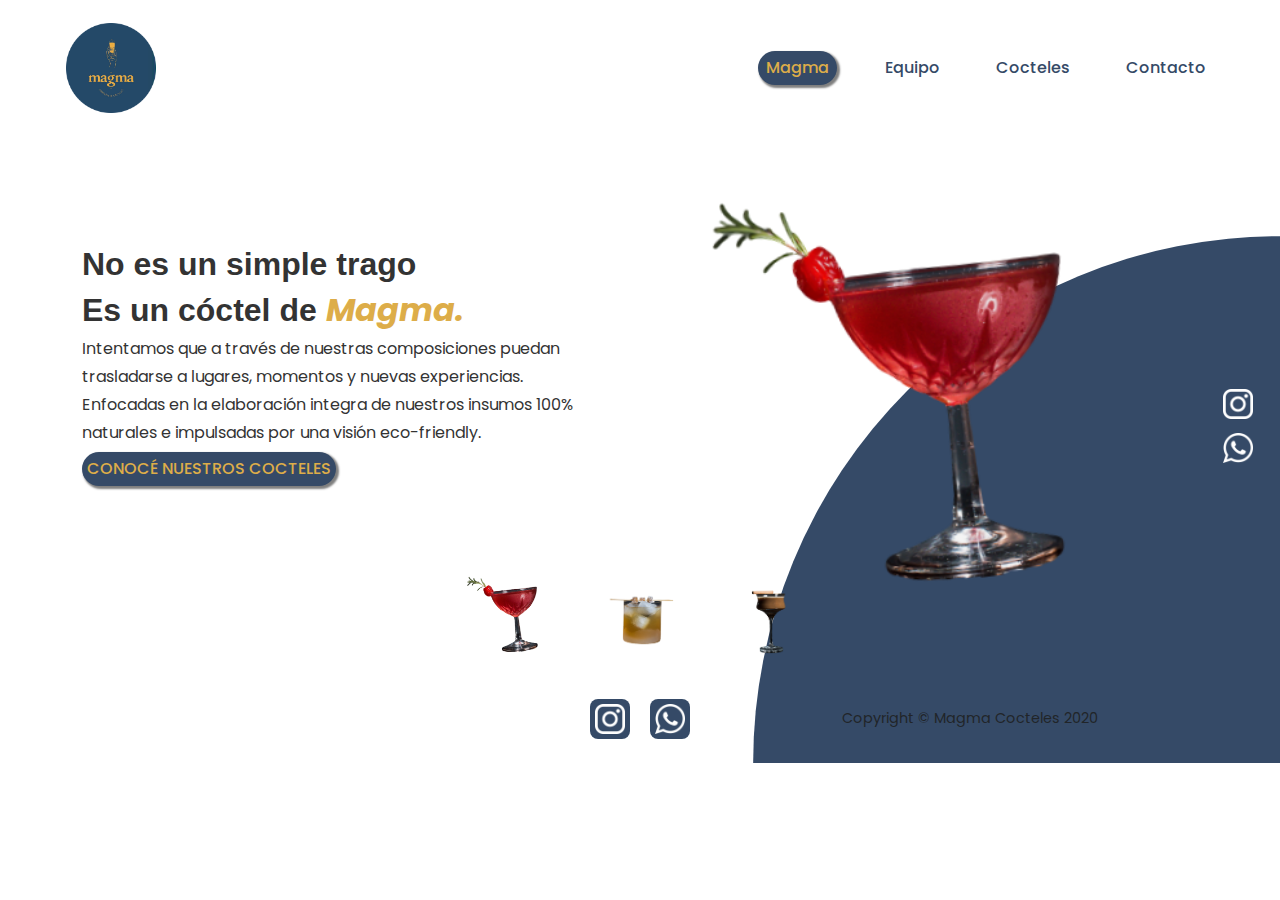
<file: index.html>
<!DOCTYPE html>


<html lang="es"> <!--Aca inicia el HTML -->

	<!----------------------------------------->
	<!-----------------HEAD ------------------->
	<!----------------------------------------->
<head> <!--Aca inicia el head -->

	<meta charset="UTF-8">
	<meta name="viewport" content="width=device-width, initial-scale=1.0">
	<title>Magma cocteles</title>
	<meta name="keywords" content="Magma cocteles tragos bartender barman">
	<meta name="description" content="Somos dos bartenders, compañeras de barra, apasionadas por lo que hacemos, con muchas ganas de llevar a ustedes este mundo de la coctelería. Intentamos que a través de nuestras composiciones puedan trasladarse a lugares, momentos y nuevas experiencias. Enfocadas en la elaboración integra de nuestros insumos 100% naturales e impulsadas por una visión eco-friendly, todo esto sumado al buen servicio que promovemos como nuestro legado.">
	<meta name="author" content="Felipe Lerda">
	<meta name="copyright" content="Magma cocteles">
	<link rel="stylesheet" href="https://maxcdn.bootstrapcdn.com/bootstrap/4.5.2/css/bootstrap.min.css">
	<link href="css/styles.css" rel="stylesheet" />
	<link rel="stylesheet" href="css/index.css"> 

</head> <!--Aca finaliza el head -->
		<!----------------------------------------->
		<!-----------------HEAD ------------------->
		<!----------------------------------------->


		<!----------------------------------------->
		<!-----------------BODY ------------------->
		<!----------------------------------------->
<body> <!--Aca inicia el body -->	
				<!-------------HEADER---------->
	<section class="fondo cointainer-fluid" id="grillaInicio">
			<div class="circulo"></div>
			<header>
					<nav class="navbar navbar-expand-lg spacebt">
						<a href="#"><img src="imagenes/logo.png" class="logo colapsar__logo"></a>
						<button class="navbar-toggler colapsar" type="button" data-toggle="collapse" data-target="#menu"><img class="hamburguesa" src="imagenes/list-azul.svg"><h6 class="text__hamburguer">MENU</h6></button>
						<div class="collapse navbar-collapse" id="menu">
							<ul class="navbar-nav ml-auto">
						    	<li class="navbar-item"><a class="nav-link ind" aria-current="page" href="index.html">Magma</a></li>
								<li class="navbar-item"><a class="nav-link" href="pages/Equipo.html">Equipo</a></li>
								<li class="navbar-item"><a class="nav-link"href="Cocteles.html">Cocteles</a></li>
								<li class="navbar-item"><a class="nav-link" href="pages/Contacto.html">Contacto</a></li>    
						    </ul>
						</div>
					</nav>
			</header>
					<!------------HEADER--------->	
				<br>
					<!--==========================-->
					<!--=======CONTENIDO PRINCIPAL-->
					<!--==========================-->
			<div class="contenido container"  id="contenido">
				<div class="row">
					<div class="cajatexto col-xs-12 col-sm-12 col-md-12 col-lg-6" id="texto">
						<h2>No es un simple trago</h2>
						<h1>Es un cóctel de <em>Magma.</em></h1>
						<p>Intentamos que a través de nuestras composiciones puedan trasladarse a lugares, momentos y nuevas experiencias. <br> Enfocadas en la elaboración integra de nuestros insumos 100% naturales e impulsadas por una visión eco-friendly.</p>
						<a  class="ind" href="pages/Cocteles.html">CONOCÉ NUESTROS COCTELES</a>
					</div>
					<div class="cajaimg  col-xs-12 col-sm-12 col-md-12 col-lg-6" id="imagen">
						<img class="reducir__img" src="imagenes/Magma-sinfondo.png">
					</div>
					<!--------REDES------->
					<ul class="redes-chico">	
						<li><a href="https://www.instagram.com/magmacocteles/"><img class="redes__img" src="imagenes/instagram.png"></a></li>
						<li><a href="https:/wa.link/u93h52"><img class="redes__img" src="imagenes/whatsapp.png"></a></li>
					</ul>
					<!--------REDES------->
				</div>
			</div>
			<div class="coct" id="coteles">
				<ul>
					<li><img src="imagenes/Magma-sinfondo.png"></li>
					<li><img src="imagenes/Penicillin-sinfondo.png"></li>
					<li><img src="imagenes/Expresso_Cream-sinfondo.png"></li>
				</ul>
			</div>


					<!--------REDES------->
			<ul class="redes">	
				<li><a href="https://www.instagram.com/magmacocteles/"><img class="redes__img" src="imagenes/instagram.png"></a></li>
				<li><a href="https://wa.link/fbf9hb"><img class="redes__img" src="imagenes/whatsapp.png"></a></li>
			</ul>
					<!--------REDES------->
					<!-------Footer----------->
			<footer class="footer py-4">
	            <div class="container">
	                <div class="row align-items-center">
	                    <div class="col-lg-4 text-lg-left"></div>
	                    <div class="col-lg-4 my-3 my-lg-0">
	                        <a class="btn btn-dark btn-social mx-2" href="https://www.instagram.com/magmacocteles/"><img class="redes__img" src="imagenes/instagram.png"></a>
	                        <a class="btn btn-dark btn-social mx-2" href="https://wa.link/fbf9hb"><img class="redes__img" src="imagenes/whatsapp.png"></a></a>
	                    </div>
	                    <div class="col-lg-4 text-lg-left">Copyright © Magma Cocteles 2020</div>
	                </div>
	            </div>
	        </footer>
	        <!-------Footer----------->
	</section>

						<!--==========================-->
						<!--=======CONTENIDO PRINCIPAL-->
						<!--==========================-->
	<!--Jquery-->
	<script src="https://ajax.googleapis.com/ajax/libs/jquery/3.5.1/jquery.min.js"></script>
	<!--Popper-->
	<script src="https://cdnjs.cloudflare.com/ajax/libs/popper.js/1.16.0/umd/popper.min.js"></script>
	<!--Bootstrap Js-->
	<script src="https://maxcdn.bootstrapcdn.com/bootstrap/4.5.2/js/bootstrap.min.js"></script>
	
</body> <!--Aca finaliza el body -->
		<!----------------------------------------->
		<!-----------------BODY ------------------->
		<!----------------------------------------->
</html> <!--Aca termina el HTML -->
</file>
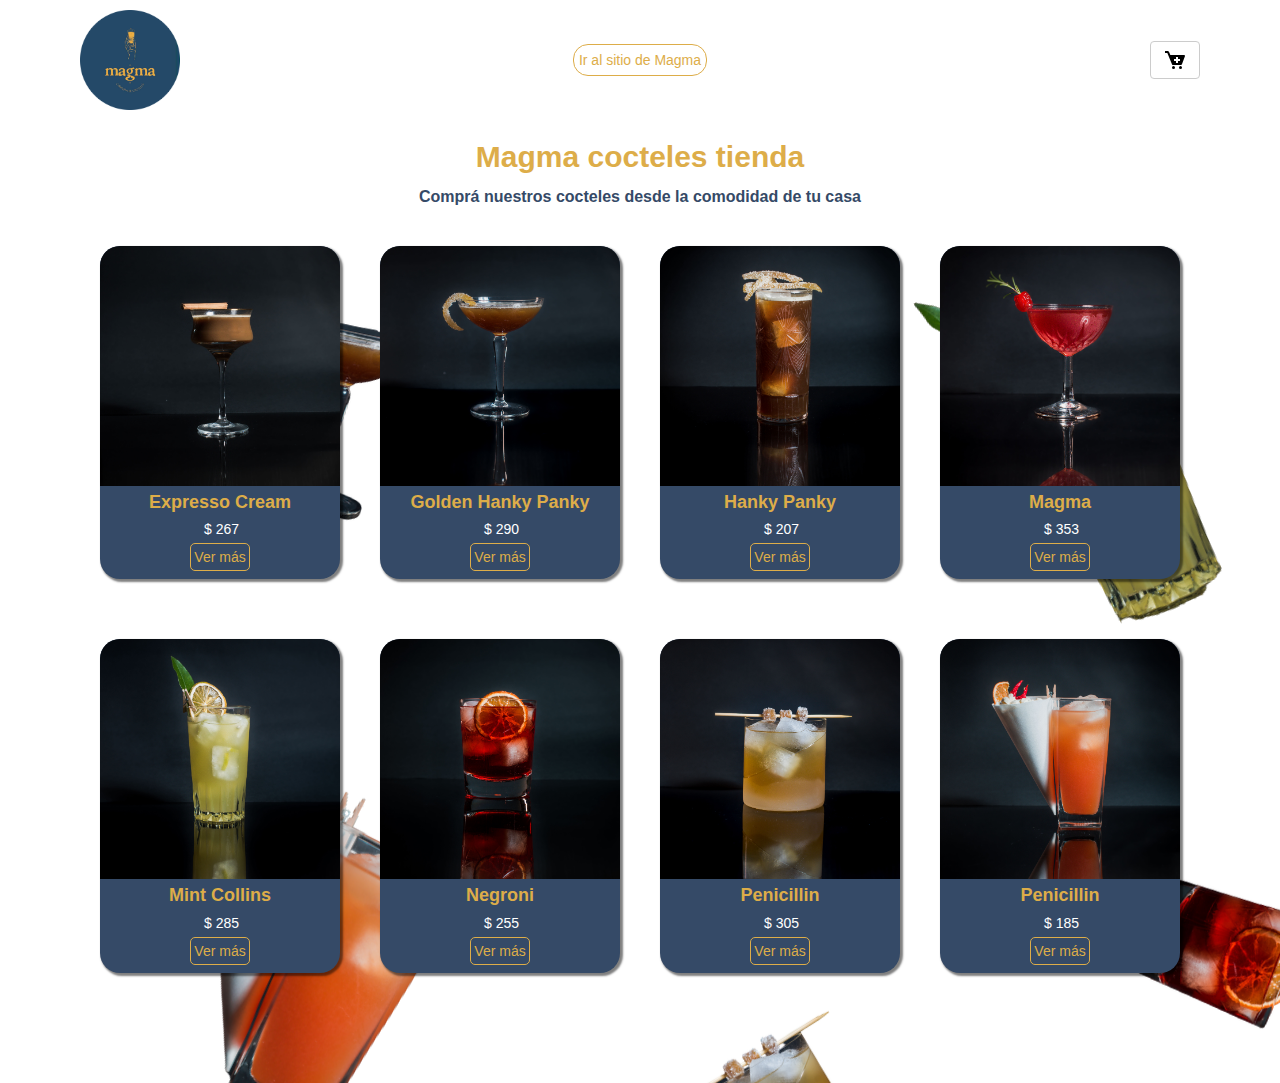
<file: Cocteles.html>
<!DOCTYPE html>
<html lang="sp">
<head> 
    <meta charset="UTF-8">
    <meta name="viewport" content="width=device-width, initial-scale=1.0">
    <title>Magma cocteles tienda</title>
    <!-----------Css boostrap--------------->
    <link rel="stylesheet" href="https://maxcdn.bootstrapcdn.com/bootstrap/3.4.1/css/bootstrap.min.css">
    <!-----------Css owner----------------->
    <link rel="stylesheet" href="css-t/index.css">
</head>
<body>  
    <!-------------------------------------------->
    <!-------------------Header------------------->
    <!-------------------------------------------->
    <header>
        <div class="logo_box">
            <a href="#"><img class="logo" src="imagenes/logo.png" alt="logo"></a>
        </div>
        <button type="button" class="btn btn-default btn-ver-pv"><img src="imagenes/bxs-cart-add.svg" alt=""></button>
    </header>
    <div class="respuestas"></div>
    <!-------------------------------------------->
    <!-------------------Header------------------->
    <!-------------------------------------------->
    <div class="div-link-magma"><a href="index.html" class="link-magma">Ir al sitio de Magma</a></div>
    <!-------------------------------------------->
    <!----------------shop section---------------->
    <!-------------------------------------------->
    <section class="product-section">
        <!----------title an subtitle------------>
        <div class="titulos">
            <!---------------Title--------------->
            <div>
                <h1 class="titulo">Magma cocteles tienda</h1>
            </div>
            <!--------------Title---------------->

            <!---------------Subtitle------------>
            <div>
                <h5 class="subtitulo">Comprá nuestros cocteles desde la comodidad de tu casa</h5>
            </div>
            <!--------------Subtitle------------->
        </div>
        <!-----------title an subtitle----------->


        <!-----------Cards de cocteles------------->
        <div class="cocteles">
            
        </div>
        <!------------Coctails cards------------>
    </section>
    <!--------------------------------------------->
    <!----------------shop setction---------------->
    <!--------------------------------------------->

    <!------------------Popup---------------------->

    <div class="popup-container">

    </div>

    <!--------------------------------------------->
    <!------------------Preview cart--------------->
    <!--------------------------------------------->
    <div class="popup-container-pv">
        <div class="container pv-cart-popup">
            <h2>Carrito</h2>
            <p>Productos añadidos:</p>            
            <table class="table table-striped">
            <thead>
                <tr>
                    <th>Productos</th>
                    <th>Cant.</th>
                    <th>Precio</th>
                    <th></th>
                </tr>
            </thead>
            <tbody class="productos-pv-cart">
                
            </tbody>
            </table>
            <div class="popup-btns">
                <button type="button" class="btn btn-primary btn-cerrar-pv">Seguir comprando</button>
               <!--<button id="" type="button" class="btn btn-success">Ir al carrito</button>-->
            </div>
        </div>
    </div>
    <!--------------------------------------------->
    <!------------------Preview cart--------------->
    <!--------------------------------------------->

    <!--Script Jquery-->
    <script type="text/javascript" src="https://ajax.googleapis.com/ajax/libs/jquery/3.5.1/jquery.min.js"></script>
    <!--Script Boostrap-->
    <script type="text/javascript" src="https://maxcdn.bootstrapcdn.com/bootstrap/3.4.1/js/bootstrap.min.js"></script>
    <!--Script owner-->
    <script src="js-t/data.js"></script>
    <script src="js-t/class.js"></script>
    <script src="js-t/functions.js" type="" ></script>
    <script src="js-t/main.js" type="" ></script>
</body>
</html>
</file>
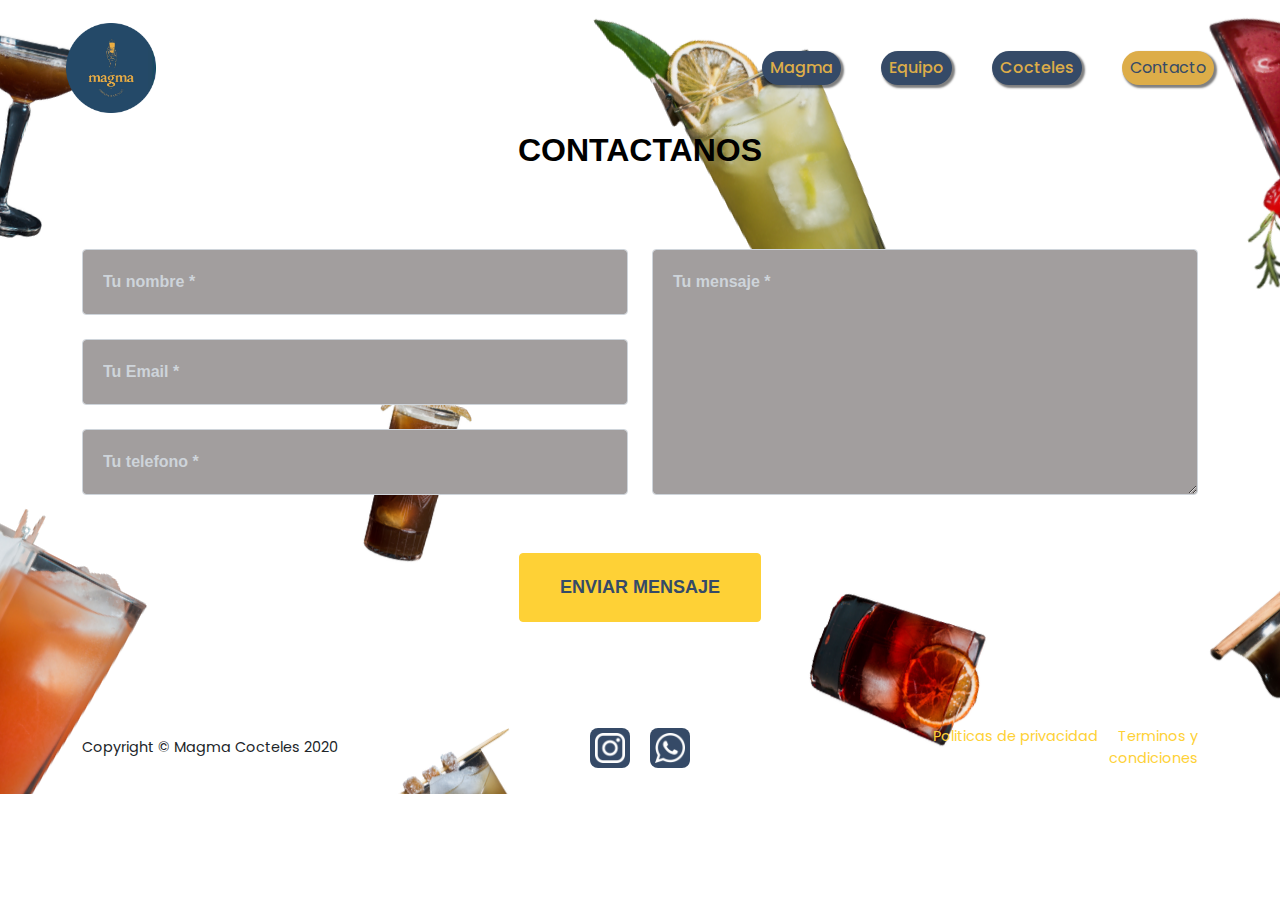
<file: pages/Contacto.html>
<!DOCTYPE html>


<html lang="es"> <!--Aca inicia el HTML -->

	<!----------------------------------------->
	<!-----------------HEAD ------------------->
	<!----------------------------------------->
<head> <!--Aca inicia el head -->

	<meta charset="UTF-8">
	<meta name="viewport" content="width=device-width, initial-scale=1.0">
	<title>Contacto | Magma cocteles</title>
	<meta name="keywords" content="Magma cocteles, eventos, tragos, bartender, barman, fiestas">
	<meta name="description" content="Contactate con nosotros si queres tener nuestra presencia en tu evento o te interesa nuestro servicio y/o productos para así poder tener una charla y llevar a buen puerto las intenciones">
	<meta name="author" content="Felipe Lerda">
	<meta name="copyright" content="Magma cocteles">
	<link rel="stylesheet" href="https://maxcdn.bootstrapcdn.com/bootstrap/4.5.2/css/bootstrap.min.css">
	<link href="../css/styles.css" rel="stylesheet" />
	<link rel="stylesheet" href="../css/index.css">

</head> <!--Aca finaliza el head -->
		<!----------------------------------------->
		<!-----------------HEAD ------------------->
		<!----------------------------------------->


		<!----------------------------------------->
		<!-----------------BODY ------------------->
		<!----------------------------------------->
<body> <!--Aca inicia el body -->	
	<section class="fondo__contacto" id="contact">
			<header class="header__contacto">
				<nav class="navbar navbar-expand-lg spacebt">
						<a href="#"><img src="../imagenes/logo.png" class="logo colapsar__logo"></a>
						<button class="navbar-toggler colapsa" type="button" data-toggle="collapse" data-target="#menu"><img class="hamburguesa" src="../imagenes/list-dorado.svg"><h6 class="text__hamburguer-dorado">MENU</h6></button>
						<div class="collapse navbar-collapse" id="menu">
							<ul class="navbar-nav ml-auto">
						    	<li class="navbar-item"><a class="nav-link ind" aria-current="page" href="../index.html">Magma</a></li>
								<li class="navbar-item"><a class="nav-link ind" href="Equipo.html">Equipo</a></li>
								<li class="navbar-item"><a class="nav-link ind"href="Cocteles.html">Cocteles</a></li>
								<li class="navbar-item"><a class="nav-link ind2" href="Contacto.html">Contacto</a></li>    
						    </ul>
						</div>
					</nav>
			</header>
            <div class="container">
                <div class="text-center">
                    <h2 class="section-heading text-uppercase">Contactanos</h2>

                </div>
                <form id="contactForm" name="sentMessage" action="../assets/mail/contact_me.php" method="post">
                    <div class="row align-items-stretch mb-5">
                        <div class="col-md-6">
                            <div class="form-group">
                                <input class="form-control" id="name" type="text" placeholder="Tu nombre *" required="required" data-validation-required-message="Porfavor, ingrese su nombre." />
                                <p class="help-block text-danger"></p>
                            </div>
                            <div class="form-group">
                                <input class="form-control" id="email" type="email" placeholder="Tu Email *" required="required" data-validation-required-message="Porfavor, ingrese su direccion de email." />
                                <p class="help-block text-danger"></p>
                            </div>
                            <div class="form-group mb-md-0">
                                <input class="form-control" id="phone" type="tel" placeholder="Tu telefono *" required="required" data-validation-required-message="Porfavor, ingrese su telefono." />
                                <p class="help-block text-danger"></p>
                            </div>
                        </div>
                        <div class="col-md-6">
                            <div class="form-group form-group-textarea mb-md-0">
                                <textarea class="form-control" id="message" placeholder="Tu mensaje *" required="required" data-validation-required-message="Porfavor, ingrese su mensaje."></textarea>
                                <p class="help-block text-danger"></p>
                            </div>
                        </div>
                    </div>
                    <div class="text-center">
                        <div id="success"></div>
                        <button class="btn btn-primary btn-xl text-uppercase" id="sendMessageButton" type="submit">Enviar mensaje</button>
                    </div>
                </form>
            </div>
            				<!---------FOOTER--------->
            <footer class="footer py-4">
	            <div class="container">
	                <div class="row align-items-center">
	                    <div class="col-lg-4 text-lg-left">Copyright © Magma Cocteles 2020</div>
	                    <div class="col-lg-4 my-3 my-lg-0">
	                        <a class="btn btn-dark btn-social mx-2" href="https://www.instagram.com/magmacocteles/"><img class="redes__img" src="../imagenes/instagram.png"></a>
	                        <a class="btn btn-dark btn-social mx-2" href="https://wa.link/fbf9hb"><img class="redes__img" src="../imagenes/whatsapp.png"></a></a>
	                    </div>
	                    <div class="col-lg-4 text-lg-right">
	                        <a class="mr-3" href="#!">Politicas de privacidad</a>
	                        <a href="#!">Terminos y condiciones</a>
	                    </div>
	                </div>
	            </div>
	        </footer>
        				<!---------FOOTER--------->
        </section>
		<!--Jquery-->
		<script src="https://ajax.googleapis.com/ajax/libs/jquery/3.5.1/jquery.min.js"></script>
		<!--Popper-->
		<script src="https://cdnjs.cloudflare.com/ajax/libs/popper.js/1.16.0/umd/popper.min.js"></script>
		<!--Bootstrap Js-->
		<script src="https://maxcdn.bootstrapcdn.com/bootstrap/4.5.2/js/bootstrap.min.js"></script>
		<!-- Contact form JS-->
        <script src="../assets/mail/jqBootstrapValidation.js"></script>
        <script src="../assets/mail/contact_me.js"></script>
	
</body> <!--Aca finaliza el body -->
		<!----------------------------------------->
		<!-----------------BODY ------------------->
		<!----------------------------------------->
</html> <!--Aca termina el HTML -->
</file>
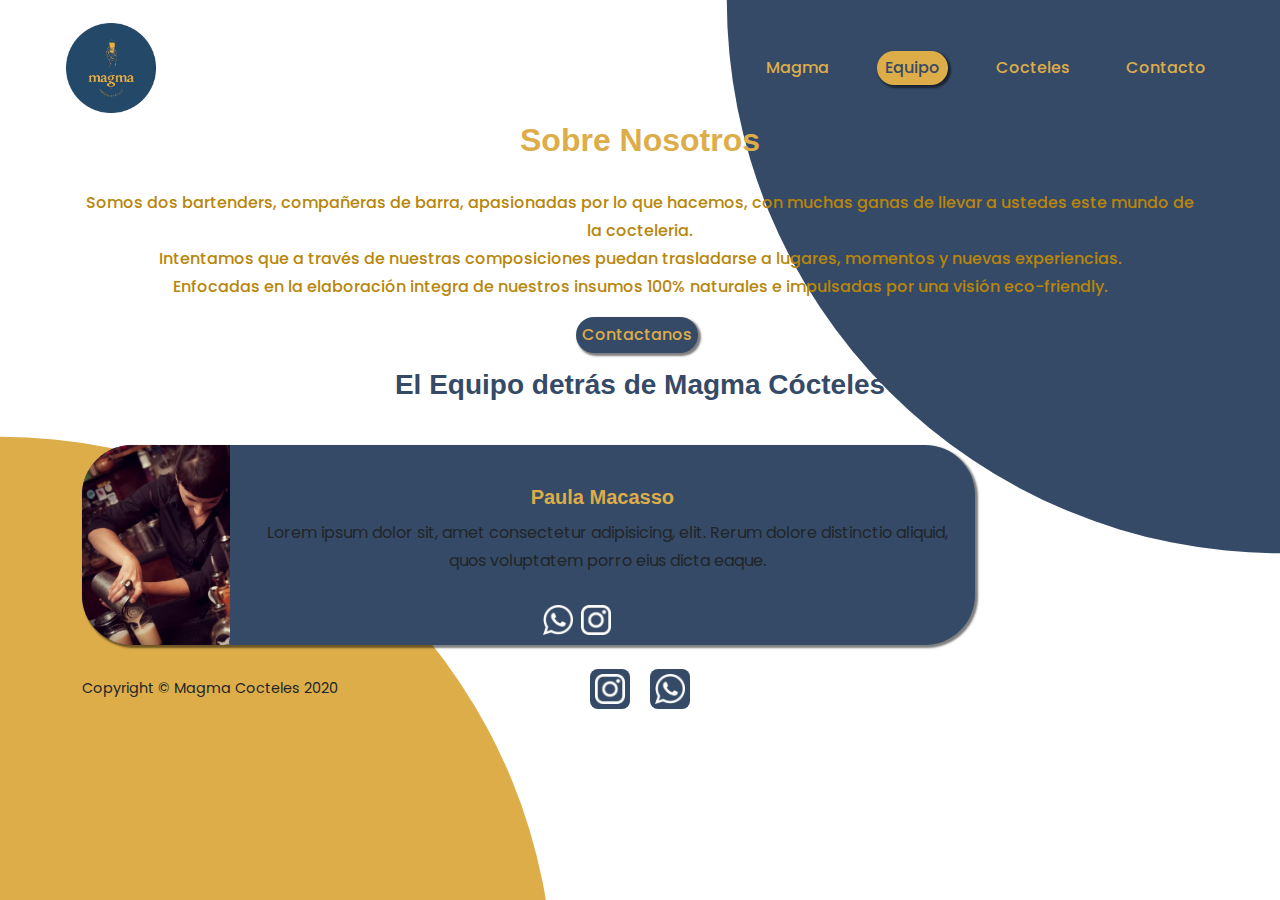
<file: pages/Equipo.html>
<!DOCTYPE html>


<html lang="es"> <!--Aca inicia el HTML -->

	<!----------------------------------------->
	<!-----------------HEAD ------------------->
	<!----------------------------------------->
<head> <!--Aca inicia el head -->

	<meta charset="UTF-8">
	<meta name="viewport" content="width=device-width, initial-scale=1.0">
	<title>Equipo | Magma cocteles</title>
	<meta name="keywords" content="Magma cocteles, bartender, barman, Merlina Simpons, Paula Macasso">
	<meta name="description" content="Nuestro equipo está formado por dos bartenders mujeres de entre 28 y 32 años de edad, Paula Macasso que vive en la localidad de Etruria y abarca esa zona y Merlina Simpsons que vive ne La Calera y abarca dicha zona">
	<meta name="author" content="Felipe Lerda">
	<meta name="copyright" content="Magma cocteles">
	<link rel="stylesheet" href="https://maxcdn.bootstrapcdn.com/bootstrap/4.5.2/css/bootstrap.min.css">
	<link href="../css/styles.css" rel="stylesheet" />
	<link rel="stylesheet" href="../css/index.css">

</head> <!--Aca finaliza el head -->
		<!----------------------------------------->
		<!-----------------HEAD ------------------->
		<!----------------------------------------->

 
		<!----------------------------------------->
		<!-----------------BODY ------------------->
		<!----------------------------------------->
<body> <!--Aca inicia el body -->	
				<!-------------HEADER---------->
	<div>
		<section class="fondo2">
		<div class="circulo2"></div>
		<div class="circulo3"></div>
			<header class="headerEquipo">
					<nav class="navbar navbar-expand-lg spacebt">
						<a href="#"><img src="../imagenes/logo.png" class="logo colapsar__logo"></a>
						<button class="navbar-toggler colapsa" type="button" data-toggle="collapse" data-target="#menu"><img class="hamburguesa" src="../imagenes/list-dorado.svg"><h6 class="text__hamburguer-dorado">MENU</h6></button>
						<div class="collapse navbar-collapse" id="menu">
							<ul class="navbar-nav ml-auto menuEquipo">
						    	<li class="navbar-item"><a class="nav-link" aria-current="page" href="../index.html">Magma</a></li>
								<li class="navbar-item"><a class="nav-link ind2" href="Equipo.html">Equipo</a></li>
								<li class="navbar-item"><a class="nav-link"href="../Cocteles.html">Cocteles</a></li>
								<li class="navbar-item"><a class="nav-link" href="Contacto.html">Contacto</a></li>    
						    </ul>
						</div>
					</nav>
			</header>
						<!------------HEADER--------->	
						<!--==========================-->
						<!--=======CONTENIDO PRINCIPAL-->
						<!--==========================-->
						<div class="contenido5">	
							<h1 class="h1servicios">Sobre Nosotros</h1>
							<p class="container">Somos dos bartenders, compañeras de barra, apasionadas por lo que hacemos, con muchas ganas de llevar a ustedes este mundo de la cocteleria. <br>Intentamos que a través de nuestras composiciones puedan trasladarse a lugares, momentos y nuevas experiencias. <br>Enfocadas en la elaboración integra de nuestros insumos 100% naturales e impulsadas por una visión eco-friendly.</p>
						</div>
						<!-- Button to Open the Modal -->
						<button type="button" class="btn btn ind contactarnos" data-toggle="modal" data-target="#myModal">
						  Contactanos
						</button>
				
						<!-- The Modal -->
						<div class="modal" id="myModal">
						  <div class="modal-dialog">
							<div class="modal-content">
				
							  <!-- Modal Header -->
							  <div class="modal-header">
								<h4 class="modal-title">Contactanos</h4>
								<button type="button" class="close" data-dismiss="modal">&times;</button>
							  </div>
				
							  <!-- Modal body -->
							  <div class="modal-body">
								<ul class="modal__lista container">
									  <li><a href="Contacto.html">Quiero una cotización</a></li>
									<li><a href="Contacto.html">Quiero saber algo de ustedes</a></li>
									<li><a href="https:/wa.link/u93h52">Quiero hablarles por Whatsapp</a></li>
									<li><a href="https://www.instagram.com/magmacocteles/">Quiero ver su instagram</a></li>
								  </ul>
							  </div>
				
							  <!-- Modal footer -->
							  <div class="modal-footer">
								<button type="button" class="btn btn-danger" data-dismiss="modal">Cerrar</button>
							  </div>
				
							</div>
						  </div>
						</div>
						<!--==========================-->
						<!--==========================-->
				<div class="contenedor__titulo"><h1 class="title" id="titulo">El Equipo detrás de Magma Cócteles</h1></div>	
				<div class="container equiposecc">
					
					<!--<div class="merlina">
						<img class="merlina__img" src="../imagenes/merlina.png">
						<div>
							<h3 class="merlina__titulo">Merlina Simpsons</h3>
							<p class="merlina__descripcion">Lorem ipsum dolor sit amet consectetur adipisicing, elit. Molestias quia provident soluta, aliquid rem aut! Assumenda, eos, vero!</p>
							<div>
								<ul class="redes__ps">
									<li><a href="https://wa.link/fbf9hb"><img class="redes__img" src="../imagenes/whatsapp.png"></a></li>
									<li><a href="https://www.instagram.com/merlina_simpsons/"><img class="redes__img" src="../imagenes/instagram.png"></a></li>
								</ul>
							</div>
						</div>
					</div>-->
					<div class="paula">
						<img class="paula__img" src="../imagenes/paula.jpeg">
						<div>
							<h3 class="paula__titulo">Paula Macasso</h3>
							<p class="paula__descripcion">Lorem ipsum dolor sit, amet consectetur adipisicing, elit. Rerum dolore distinctio aliquid, quos voluptatem porro eius dicta eaque.</p>
							<div>
								<ul class="redes__ps">
									<li><a href="https://wa.link/fbf9hb"><img class="redes__img" src="../imagenes/whatsapp.png"></a></li>
									<li><a href="https://www.instagram.com/macassopaula/"><img class="redes__img" src="../imagenes/instagram.png"></a></li>
								</ul>
							</div>
						</div>
					</div>
				</div>
					<!--==========================-->
					<!--=======CONTENIDO PRINCIPAL-->
					<!--==========================-->
					<!-------Footer----------->
			<footer class="footer py-4">
	            <div class="container">
	                <div class="row align-items-center">
	                    <div class="col-lg-4 text-lg-left">Copyright © Magma Cocteles 2020</div>
	                    <div class="col-lg-4 my-3 my-lg-0">
	                        <a class="btn btn-dark btn-social mx-2" href="https://www.instagram.com/magmacocteles/"><img class="redes__img" src="../imagenes/instagram.png"></a>
	                        <a class="btn btn-dark btn-social mx-2" href="https://wa.link/fbf9hb"><img class="redes__img" src="../imagenes/whatsapp.png"></a></a>
	                    </div>
	                </div>
	            </div>
	        </footer>
	        <!-------Footer----------->
		</section>
	</div>

	<!--Jquery-->
			<script src="https://ajax.googleapis.com/ajax/libs/jquery/3.5.1/jquery.min.js"></script>
			<!--Popper-->
			<script src="https://cdnjs.cloudflare.com/ajax/libs/popper.js/1.16.0/umd/popper.min.js"></script>
			<!--Bootstrap Js-->
			<script src="https://maxcdn.bootstrapcdn.com/bootstrap/4.5.2/js/bootstrap.min.js"></script>
	
</body> <!--Aca finaliza el body -->
		<!----------------------------------------->
		<!-----------------BODY ------------------->
		<!----------------------------------------->
</html> <!--Aca termina el HTML -->
</file>
<file: css/index.css>
@charset "UTF-8";
@import url("https://fonts.googleapis.com/css?family=Poppins:200,300,400,500,600,700,800,900&display=swap");
* {
  margin: 0;
  padding: 0; 
  box-sizing: border-box;
  font-family: 'Poppins', sans-serif; }
/*Menu*/
header {
  position: relative;
  top: 0;
  left: 0;
  width: 100%;
  display: flex;
  justify-content: space-between;
  align-items: center;
  padding-top: 15px;
  padding-left: 50px;
  padding-right: 50px;
  grid-area: header; }
  header .logo {
    max-width: 90px; }
  header ul {
    display: flex; }
    header ul li {
      list-style: none; }
      header ul li a {
        display: inline-block;
        color: #354a67;
        font-weight: 500;
        margin-left: 40px;
        text-decoration: none;
        padding: 5px;
        transition: 0.7s; }

@media only screen and (min-width: 992px) {
  header ul li a:hover {
    display: inline-block;
    background: #354a67;
    color: #ddad49 !important;
    border-radius: 30px;
    font-weight: 500;
    text-decoration: none;
    padding: 5px;
    transform: translateY(-10px); } }

.spacebt{
  width: 100%;
}


.hamburguesa{
  height: 25px;
}

.colapsar{
  margin-right: -50px;
}

.colapsar:hover{
  background-color: #ddad49;
  border: solid 2px #354a67;
}

.text__hamburguer{
  display: inline;
  margin-left: 3px;
  color: #354a67;
  font-weight: 600;
  font-size: 18px;
  font-family: Sans-serif;
}

@media only screen and (max-width: 600px){
  .colapsar__logo{
    margin-left: -40px;
  }
}
/*Menu*/

@media only screen and (min-width: 992px){
  
  .redes {
    position: absolute;
    top: 50%;
    right: 20px;
    display: flex;
    justify-content: center;
    align-items: center;
    flex-direction: column; }
    .redes li {
      list-style: none;
      padding: 7px; }
      .redes li img {
        height: 30px;
        filter: invert(100%); }
}

@media only screen and (max-width: 992px){
  header ul li a {
    margin-left: 0px;
  }
  .redes {display: none;}}

@media only screen and (min-width: 992px){
  .redes-chico {display: none}}

@media only screen and (max-width: 991px){
  .redes-chico { 
    position: absolute;
    top: 60%;
    left: -20px;
    display: flex;
    justify-content: center;
    align-items: center;
    flex-direction: column; 
    background-color: #354a67;
    padding: 10px 5px 10px 40px;
    border-radius: 10px; }
    .redes-chico li {
      list-style: none;
      padding: 7px; }
      .redes-chico li a img {
        height: 30px; 
        filter: invert(100%);}
}

.redes__img{
  filter: invert(100%);
}

/*////////////////////////////////////////*/
/*/////////////Primer página/////////////////*/
/*////////////////////////////////////////*/
.fondo {
  background-color: #fff; }

.ind {
  display: inline-block;
  background: #354a67;
  color: #ddad49;
  border-radius: 30px;
  font-weight: 500;
  text-decoration: none;
  padding: 5px; 
  box-shadow: 2px 2px 2px 1px rgba(0, 0, 0, 0.5);}

.circulo {
  position: absolute;
  top: 0;
  left: 0;
  width: 100%;
  height: 100%;
  background: #354a67;
  clip-path: circle(50% at right 100%); }

section {
  padding:0px;
  position: relative;
  height: 100%; 
  overflow: hidden;}

.border {
  border: 1px solid black; }
/*contenido pagina magma*/
.contenido {
  position: relative;
  width: 100%; }
  .contenido .cajatexto {
    position: relative;
    padding-top: 20px;
    color: #333; }
    .contenido .cajatexto h1 {
      margin-bottom: 5px;
      font-size: 2em; }
    .contenido .cajatexto em {
      color: #ddad49; }
    .contenido .cajatexto p {
      margin-bottom: 5px; }
  .contenido .cajaimg {
    position: relative; }
    .contenido .cajaimg img {
      height: 500px; }

@media only screen and (min-width: 992px) {
  .cajatexto {
    margin-top: 80px; } }
/*contenido pagina magma*/
/*imagen pagina Magma*/
@media only screen and (max-width: 992px){
  .cajaimg{
    display: flex;
    justify-content: flex-end;
    margin-top: -55px;
    margin-bottom: 40px;
  }
}

@media only screen and (max-width: 630px){
  .cajaimg img{
    width: 450px;
    height: 411px;
  }
}
@media only screen and (max-width: 650px){
  .cajaimg{
    margin-left: 100px;
  }
}
/*imagen pagina de Magma*/
/* 3 cocteles página Magma*/
.coct {
  width: 100%;
  position: relative;
  margin-top: -80px;
  height: 110px; }

.coct ul {
  display: flex;
  list-style: none;
  position: relative;
  justify-content: center; }

.coct li {
  transition: 0.4s;
  margin: 0px 10px 0px 10px; }

.coct li:hover {
  transform: translateY(-40px);
  cursor: pointer; }

.coct img {
  width: 110px; }
  /* 3 cocteles página Magma*/

/*////// ///////Primer página///// /////////*/
/*//////////////////// ////////////////////*/
/*////////////////////////////////////////*/
/*////////////Segunda página/////////////*/
  /*/////////////////Defecto////////////*/
.text__hamburguer-dorado{
  color: #ddad49;
  display: inline;
  margin-left: 3px;
  font-weight: 600;
  font-size: 18px;
  font-family: Sans-serif;
}

.colapsa{
  margin-right: -30px;
}

.fondo2 {
  background-color: #fff;
  min-height: 100vh; }

.menuEquipo li a {
  color: #ddad49;
  font-weight: 500; }
  .menuEquipo li a a:hover {
    display: inline-block;
    background: #ddad49;
    color: #354a67 !important;
    border-radius: 30px;
    font-weight: 400;
    text-decoration: none;
    padding: 5px; }

.circulo2 {
  position: absolute;
  top: 0;
  left: 0;
  width: 100%;
  height: 100%;
  background: #354a67;
  clip-path: circle(50% at 100% 0%); }

.circulo3 {
  position: absolute;
  top: 0;
  left: 0;
  width: 100%;
  height: 100%;
  background: #ddad49;
  clip-path: circle(50% at 0% 110%); }

.ind2 {
  display: inline-block;
  background: #ddad49;
  color: #354a67 !important;
  border-radius: 30px;
  font-weight: 400;
  text-decoration: none;
  padding: 5px; 
  box-shadow: 2px 2px 2px 1px rgba(0, 0, 0, 0.5);}

#titulo {
  grid-area: titulo;
  position: relative;
  color: #354a67;
  text-align: center;
  font-size: 28px;
  display: inline-block;}
.contenedor__titulo{
    text-align: center;
    margin: 15px 0px 20px 0px;
}

.redes__img{
  height: 30px;
}

.redes__ps{
  display: flex;
  margin-left: 42%;
  margin-right: 42%;
}

.redes__ps li{
  list-style: none;
  margin-right: 8px;
 /* filter: invert(100%);*/
}

/*/////////////////////Defecto/////////////*/
/*////////////////////////////////////////*/
/*////////////Segunda página/////////////*/
/*///////Pantalla Mayor a 560px/////////*/
/*/////////////////////////////////////*/
@media only screen and (min-width: 560px){
 .merlina {
  grid-area: merlina;
  align-self: flex-end;
  flex-direction: row;
  position: relative;
  background-color: #ddad49;
  border-radius: 50px;
  display: flex;
  margin-top: 20px;
  height: 200px;
  transition: 0.5s; 
  box-shadow: 2px 2px 2px 1px rgba(0, 0, 0, 0.5);} 
  .merlina div {
  margin-top: 40px;
  margin-left: 10px;
  }
  .merlina__descripcion {
  margin-top: 10px;
  padding-bottom: 10px;
  padding-left: 20px;
  padding-right: 10px;
  text-align: center; }

  .merlina:hover{
    transform: scale(0.9);
  }

  .paula:hover{
    transform: scale(0.9);
  }

  .merlina__titulo {
  text-align: center;
  color: #354a67;
  font-size: 20px; }

  .merlina__img {
  height: 100%;
  border-top-left-radius: 50px;
  border-bottom-left-radius: 50px; }
  .paula {
  display: flex;
  align-self: flex-start;
  flex-direction: row;
  position: relative;
  background-color: #354a67;
  border-radius: 50px;
  margin: 35px 0px auto 0px;
  height: 200px;
  transition: 0.5s; 
  box-shadow: 2px 2px 2px 1px rgba(0, 0, 0, 0.5);}

.paula div {
  margin-top: 40px; }

.paula__descripcion {
  margin-top: 10px;
  padding-bottom: 10px;
  padding-left: 20px;
  padding-right: 10px;
  text-align: center; }

.paula__titulo {
  text-align: center;
  color: #ddad49;
  font-size: 20px; }

.paula__img {
  height: 100%;
  border-top-left-radius: 50px;
  border-bottom-left-radius: 50px; }

.redes__ps{
  margin-top: -20px;
}
}
/*///////////////////////////////////////*/
/*///////Pantalla Mayor a 560px/////////*/
/*/////////////////////////////////////*/
/*///////Pantalla Menor a 560px///////*/
/*///////////////////////////////////*/
@media only screen and (max-width: 560px){
  .merlina__descripcion, .paula__descripcion{
    display: none;
  }
  .merlina, .paula{
    width: auto;
    border-radius: 50px;
    position: relative;
  }
  .merlina__img, .paula__img{
    width: 320px;
    border-radius: 50px;
  }

  .merlina__titulo, .paula__titulo{
    text-align: center;
    font-size: 24px;
    color: #354a67;
  }
  .redes__ps li img{
    height: 20px;
  }
  .merlina__img, .paula__img{
    width: 100%;
  }
}

/*/////////////////////////////////////*/
/*///////Pantalla Menor a 560px///////*/
/*///////////////////////////////////*/
@media only screen and (min-width: 800px){
  .merlina{
      margin: 25px 0px auto 180px;
      width: 80%; 
  }
  .paula{
      width: 80%; 
  }
}
@media only screen and (max-width: 992px){
  .merlina div{
    margin-top: 10px;
  }
  .paula div{
    margin-top: 10px;
  }
}



.merlina .redes__ps img{
  filter: invert(0%);
}

/*/////////////Segunda página//////////////*/
/*////////////////////////////////////////*/
/*////////////////////////////////////////*/
/*/////////////Tercera página//////////////*/
.fondo3 {
  background-color: #fff; }

.circulo4 {
  position: absolute;
  top: 0;
  left: 0;
  width: 100%;
  height: 100%;
  background: #ddad49;
  clip-path: circle(45% at 0% 0%); }

#tituloCocteles {
  position: relative;
  text-align: center;
  color: #354a67; 
  margin: 5px 0px 5px 0px;
  font-size: 36px;}


.cocteles {
  display: flex;
  flex-wrap: wrap;
  justify-content: center;
  padding: 0px;
  margin-bottom: 40px;}

.cocteles div {
  margin: 30px 10px 0px 10px;
  text-align: center;
  color: #ddad49;
  background-color: #354a67;
  border-radius: 25px;
  position: relative;
  transition: 0.5s; }

.cocteles_div{
  box-shadow: 2px 2px 2px 1px rgba(0, 0, 0, 0.5);
}

.cocteles div:hover {
  transform: scale(1.1, 1.1); }

@media only screen and (max-width: 991px) and (min-width: 480px){
  .cocteles div{
    width: 40%;
  }
}

@media only screen and (max-width: 480px){
  .cocteles div{
    width: 70%;
  }
}


@media only screen and (min-width: 992px){
  .cocteles div{
    width: 25%;
    margin: 30px 30px 0px 30px;
  }
}

.cocteles div h3 {
  background-color: #354a67;
  border-bottom-right-radius: 25px;
  border-bottom-left-radius: 25px;
  margin-bottom: -25px;
  font-size: 19px;}

.cocteles div img {
  border-top-left-radius: 25px;
  border-top-right-radius: 25px;
  width: 100%; }

/*/////////////Tercera página//////////////*/
/*////////////////////////////////////////*/
/*////////////////////////////////////////*/
/*/////////////Cuarta página//////////////*/
.fondo4 {
  background-image: linear-gradient(#fff, #ddad49);
  min-height: 100vh; }

.marcas img{
  width: 13%;
  padding: 0;
  margin: 0;
}
.marcas h1{
  color:#354a67;
  text-align: center;
}

@media only screen and (max-width: 520px){
  .marcas h1{
    font-size: 21px;
  }
  .h1servicios{
    margin-top: 40px;
  }
  .contactarnos{
    margin-top: 30px;
  }
  .marcas{
    padding: 12px 8px 12px 0px;
  }
}

.marcas{
  background-image: linear-gradient(#72A5C8, #ddad49);
  margin-top: 50px;
  width: 100%;
}

@media only screen and (max-width: 580px){
br{
  display: none;
}
}

.h1servicios {
  color: #ddad49;
  text-align: center;
  margin-bottom: 30px;
  font-size: 32px; }

.contenido5 {
  position: relative;
  grid-area: contenido5; }

.contenido5 p {
  text-align: center; 
font-weight: 500;
color: darkgoldenrod;}

#myBtn {
  position: relative;
  text-align: center;
  font-weight: 500;
  font-size: 1.2em;
  grid-area: contact; }

.modal__lista{
  margin-left: 20px;
}

.modal__lista li a{
  color: #354a67;
}

.contactarnos{
  display: block;
  margin-left: 40%;
}

@media only screen and (min-width: 992px){
    .contactarnos{
      margin-left: 45%;}
}

@media only screen and (max-width: 520px){
  .contactarnos{
    margin-left: 35%;
  }
}

/*/////////////Cuarta página//////////////*/
/*////////////////////////////////////////*/
/*////////////////////////////////////////*/
/*/////////////Quinta página//////////////*/

.header__contacto{
  margin-top: 0px;
}

.text-uppercase{
  color: #354a67;
  margin-bottom: 80px;
  margin-top: 10px;
}

#contact{
  padding-top: 0px;
  padding-bottom: 0px;
}

.fondo__contacto{
  background-color: #fff;
  background-image: url(../imagenes/fondo__contacto.png);
}

h6{
  color: #354a67;
  margin-bottom: 20px;
}

/*////////////////////////////////////////*/
/*/////////////Quinta página//////////////*/
/*////////////////////////////////////////*/
@media only screen and (max-width: 991px){
  .ind, .ind2{
    background-color: #fff;
  }
}
/*////////////////////////////////////////*/
/*/////////////Cocteles copia/////////////*/
/*////////////////////////////////////////*/
.Ingredientes h5{
  font-size: 17px;
  text-align: center;
  text-decoration: overline;
  color: #333; 
}
.Ingredientes{
  width: 85% !important;
  transition: 300s !important;
}
.Ingredientes ul li{
  font-size: 13px;
  text-align: left;
  color: #ddad49;
}

.Ingredientes ul{
  padding-left: 15px;
}

@media only screen and (min-width: 480px){
  .Ingredientes{
    display: none;
  }
  .cocteles div h3{
    margin-bottom: 10px;
  }
}
.navbar-nav .nav-link {
  padding-right: 5px;
  padding-left: 5px;
}
</file>
<file: css-t/index.css>
*{
    margin: 0;
    padding: 0;
    box-sizing: border-box;
}
.titulos{
    flex: 0 0 100%;
    max-width: 100%;
    text-align: center;
    margin-top: 30px;
    margin-bottom: 10px;
}
.product-section{
    background-image: url(../imagenes/fondo__contacto.png);
}
header{
    display: flex;
    justify-content: space-between;
    padding: 10px 80px;
    align-items: center;
}
.logo_box{
    flex: 0 0 33%;
    max-width: 33%;
}
.logo{
    height: 100px;
}
.titulo{
    font-size: 30px;
    font-weight: 800;
    color: #ddad49;
    margin: 0px;
}
.subtitulo{
    font-size: 16px;
    font-weight: 600;
    color: #354a67;
    margin: 0px;
    padding-top: 15px;
}
.cocteles{
    flex: 0 0 100%;
    max-width: 100%;
    padding: 0 80px 80px 80px;
    display: flex;
    flex-wrap: wrap;
    justify-content: center;
    align-items: center;
}
.t-33{
    flex: 0 0 25%;
    max-width: 25%;
}
.cocteles_div{
    margin: 30px 20px;
    border-radius: 20px;
    background-color: #354a67;
    box-shadow: 2px 2px 2px 1px rgba(0, 0, 0, 0.5);
}
.cocteles_div img{
    width: 100%;
    border-top-left-radius: 20px;
    border-top-right-radius: 20px;
}

.cocteles_div div h3{
    color: #ddad49;
    font-size: 18px;
    font-weight: 600;
}
.cocteles_div div p{
    color: white;
    margin-top: -5px;
    margin-bottom: 2px;
    padding: 2px 2px 2px 5px;
}
.cocteles_div div{
    text-align: center;
    margin-top: -13px;
}

.align-center{
    text-align: center;
}
.cart-section{
    min-height: 100vh;
    padding: 80px 0;
}
input{
    width: 20px;
    text-align: center;
    margin-left: 20px;
}
#cupon{
    margin-left: 0;
}
a{
    color: #ddad49;
    padding: 10px 0px;
}
a:hover{
    color: #ddad49;
}
.ing{
    background-color: #354a67;
    color: #ddad49;
    margin-bottom: 8px;
    padding: 3px;
    border-radius: 5px;
    border: 1px solid #ddad49;
    cursor: pointer;
}
.buscador{
    width: 90%;
    border: none;
    text-align: left;
}
.div-buscador-1, .div-buscador-mobile{
    width: 300px;
    display: flex;
    justify-content: flex-end;
    padding: 4px 7px;
    border-radius: 15px;
    border: 1px solid #CCC;
}
.centrar{
    display: flex;
    justify-content: center;
}
@media only screen and (max-width: 1100px){
    .t-33{
        flex: 0 0 33%;
        max-width: 33%;
    }
}

@media only screen and (max-width: 700px){
    .div-buscador-1{
        display: none;
    }
    .t-33{
        flex: 0 0 50%;
        max-width: 50%;
    }
    .cocteles_div div{
        margin-left: 4px;
        margin-right: 4px;
    }
    .cocteles{
        padding: 0 30px 80px 30px;
    }
    .titulos{
        margin: 15px 10px 0 10px;
    }
    .cocteles_div{
        margin: 20px 10px;
    }
    header{
        padding: 10px 30px;
    }
    header .logo{
        height: 90px;
    }
}
@media only screen and (max-width: 500px){
    .cocteles_div div h3{
        font-size: 14px;
        font-weight: 600;
    }
    .cocteles_div div p{
        font-size: 12px;
    }
    .cocteles{
        padding: 0 20px 80px 20px;
    }
    .titulo{
        font-size: 26px;
    }
    .subtitulo{
        font-size: 14px;
    }
    header{
        padding: 10px 20px;
    }
}
@media only screen and (max-width: 342px){
    .t-33{
        flex: 0 0 100%;
        max-width: 100%;
    }
}
@media only screen and (min-width: 700px){
    .div-buscador-mobile{
        display: none;
    }
}
.popup-img{
    width: 300px;
    height: 300px;
}
.popup-img img{
    width: 100%;
    border-bottom-left-radius: 30px;
    border-top-left-radius: 30px;
}
.popup{
    display: flex;
    justify-content: space-between;
    background-color: #354a67;
    color: #ddad49;
    border-radius: 30px;
    width: 600px;
    position: fixed;
	z-index: 1005;
}

.popup-container, .popup-container-pv{
    background-color: rgba(198, 199, 191, 0.699);
	position: fixed;
	left: 0;
	top: 0;
	width: 100%;
	height: 100%;
	z-index: 1000;
	overflow-y: scroll;
	opacity: 0;
	visibility: hidden;
	transition: all 0.3s ease;
    display: flex;
	justify-content: center;
	align-items: center;
}
.popup-container.open{
    opacity: 1;
    visibility: visible;
}
.popup-container-pv.open{
    opacity: 1;
    visibility: visible;
}
.popup-content{
    padding: 0;
    width: 300px;
    display: flex;
    flex-direction: column;
    justify-content: space-between;
}
.popup-titulo{
    border-bottom: 1px solid #ddad49;
}
.popup-titulo h2{
    margin: 5px 10px;
}
.popup-ingredientes{
    margin: 15px 25px;
}
.popup-ingredientes h4{
    color: rgb(200, 200, 200);
    text-decoration: underline;
    text-transform: capitalize;
}
.popup-btns{
    padding-top: 10px;
    margin-bottom: 10px;
    padding-right: 15px;
    border-top: 1px solid #ddad49;
    display: flex;
    justify-content: flex-end;
}
.btn-cerrarPopup{
    margin: 0 5px;
    padding: 4px;
    background-color: rgb(240, 0, 0);
    border: none;
    border-radius: 5px;
    color: #fff;
    font-weight: 500;
    font-size: 18px;
}
.btn-addCart{
    margin: 0 5px;
    padding: 4px;
    background-color: rgb(0, 180, 0);
    border: none;
    border-radius: 5px;
    color: #fff;
    font-weight: 500;
    font-size: 18px;
}

@media only screen and (max-width: 800px){
    .popup{
        flex-direction: column;
        width: 280px;
    }
    .popup-img img{
        width: 100%;
        border-top-right-radius: 30px;
        border-top-left-radius: 30px;
        border-bottom-left-radius: 0px;
    }
    .popup-img{
        width: 280px;
        height: 280px;
    }
    .popup-btns{
        justify-content: center;
    }
    .popup-content{
        width: 280px;
    }
}
.pv-cart-popup{
    position: fixed;
    width: 280px;
    height: 100vh;
    z-index: 999;
    top: 0;
    right: 0;
    background-color: #fff;
}
.div-link-magma{
    text-align: center;
    margin-top: -70px;
    margin-bottom: 70px;
}
.link-magma{
    padding: 7px 5px;
    border: 1px solid #ddad49;
    border-radius: 15px;
}
@media only screen and (max-width: 700px){
    .div-link-magma{
        text-align: center;
        margin-top: 0px;
        margin-bottom: 0px;
    }
}
.btn-cerrar-pv{
    margin-right: 5px;
}

.section-cart{
    min-height: 100vh;
    padding: 80px 0px;
}
.bg-white{
    background-color: #fff;
}
.btn-borrar-producto{
    border-radius: 16px;
    padding: 0px 5.5px;
}
.respuestas{
    display: none;
}
.respuestas.activar{
    width: 100vw;
    display: flex;
    justify-content: center;
    position: fixed;
    z-index: 99999;
    top: 5px;
}
.parAdd{
    background-color: #8cf546;
    color: #fff;
    padding: 7px 15px;
    margin: 0;
}
.parDelete{
    background-color: #bd3c3c;
    color: #fff;
    padding: 7px 15px;
    margin: 0;
}
</file>
